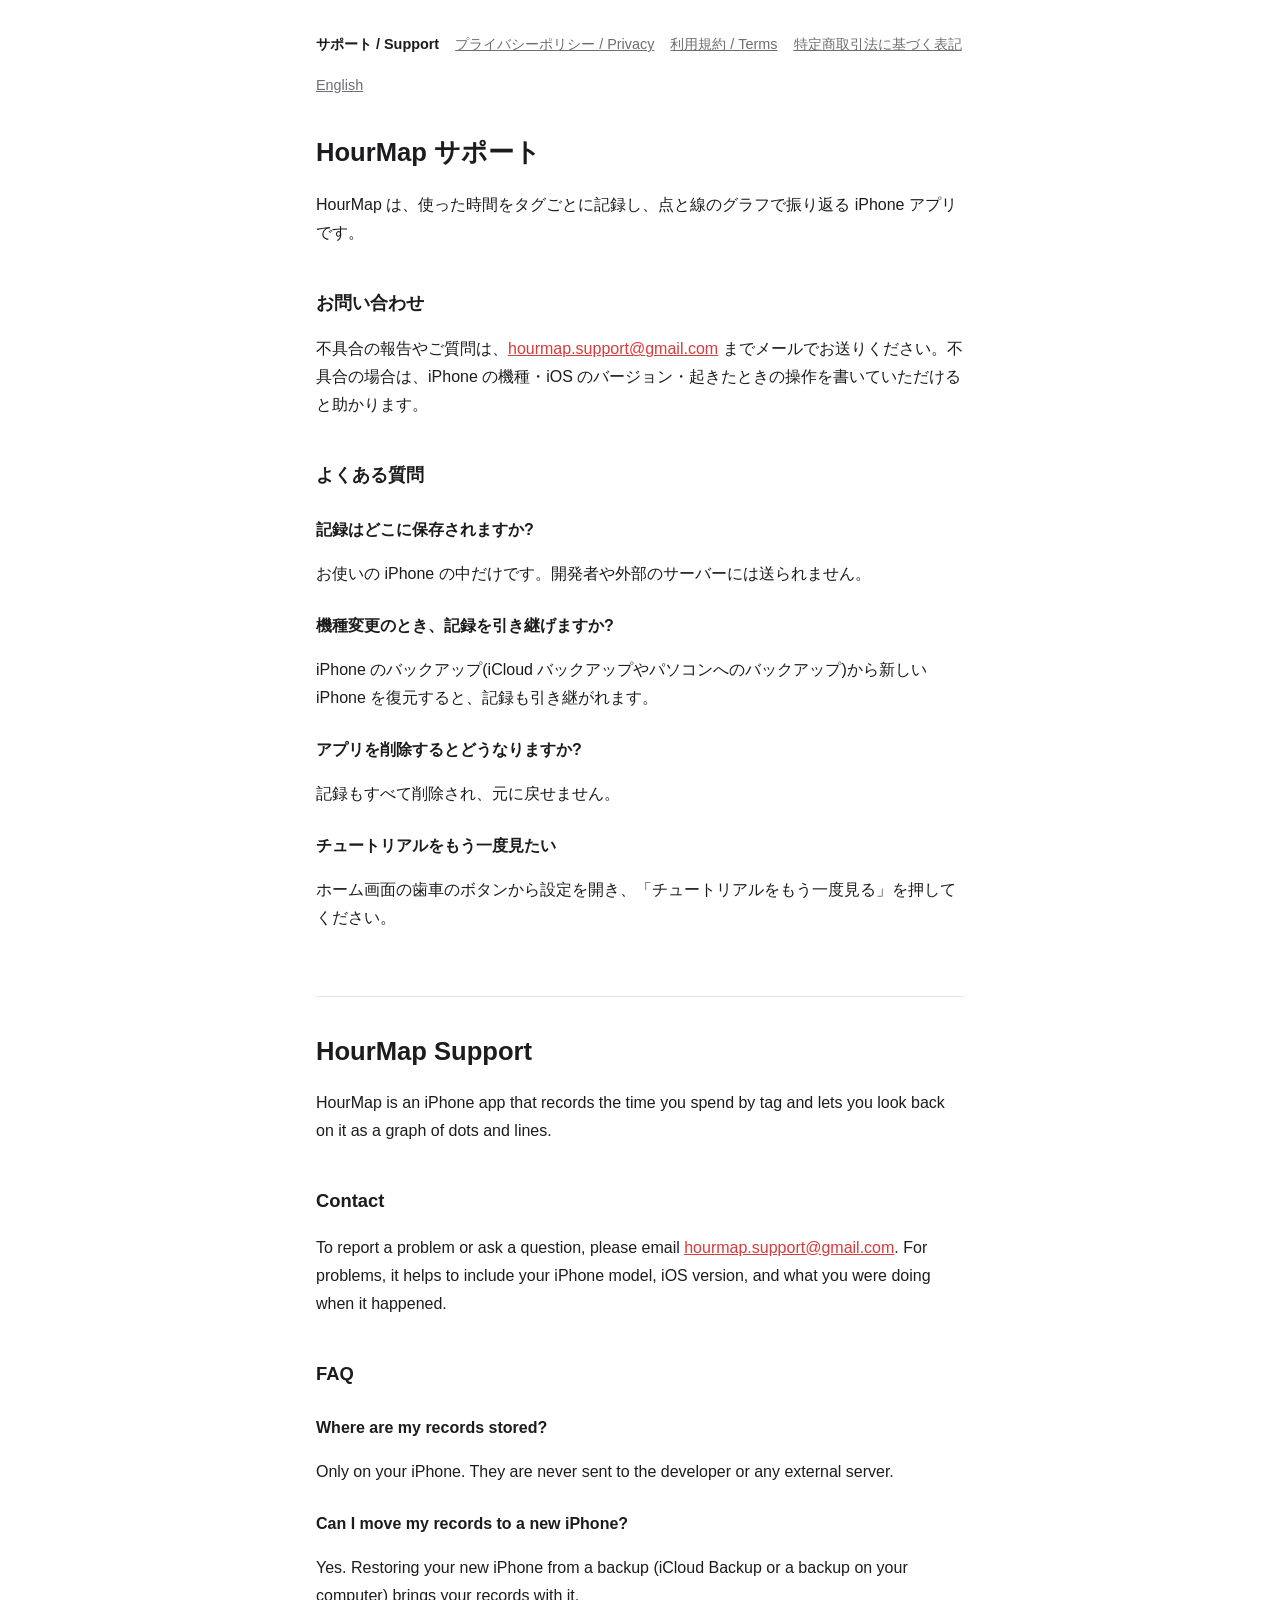
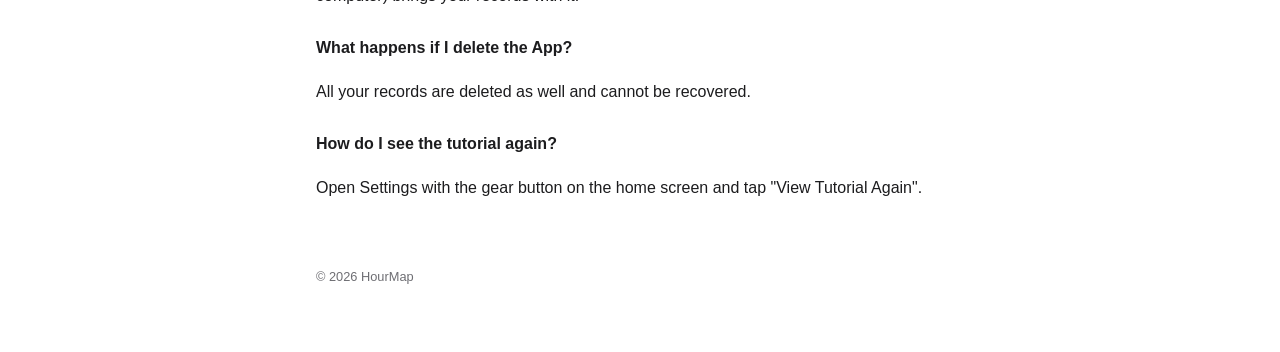
<file: index.html>
<!doctype html>
<html lang="ja">
<head>
  <meta charset="utf-8">
  <meta name="viewport" content="width=device-width, initial-scale=1">
  <title>HourMap サポート</title>
  <link rel="stylesheet" href="style.css">
</head>
<body>
<main>
  <nav>
    <a href="index.html" aria-current="page">サポート / Support</a>
    <a href="privacy.html">プライバシーポリシー / Privacy</a>
    <a href="terms.html">利用規約 / Terms</a>
    <a href="legal.html">特定商取引法に基づく表記</a>
  </nav>
  <p class="lang"><a href="#en">English</a></p>

  <section lang="ja">
    <h1>HourMap サポート</h1>
    <p>HourMap は、使った時間をタグごとに記録し、点と線のグラフで振り返る iPhone アプリです。</p>

    <h2>お問い合わせ</h2>
    <p>不具合の報告やご質問は、<a href="mailto:hourmap.support@gmail.com">hourmap.support@gmail.com</a> までメールでお送りください。不具合の場合は、iPhone の機種・iOS のバージョン・起きたときの操作を書いていただけると助かります。</p>

    <h2>よくある質問</h2>
    <h3>記録はどこに保存されますか?</h3>
    <p>お使いの iPhone の中だけです。開発者や外部のサーバーには送られません。</p>

    <h3>機種変更のとき、記録を引き継げますか?</h3>
    <p>iPhone のバックアップ(iCloud バックアップやパソコンへのバックアップ)から新しい iPhone を復元すると、記録も引き継がれます。</p>

    <h3>アプリを削除するとどうなりますか?</h3>
    <p>記録もすべて削除され、元に戻せません。</p>

    <h3>チュートリアルをもう一度見たい</h3>
    <p>ホーム画面の歯車のボタンから設定を開き、「チュートリアルをもう一度見る」を押してください。</p>
  </section>

  <section lang="en" class="en" id="en">
    <h1>HourMap Support</h1>
    <p>HourMap is an iPhone app that records the time you spend by tag and lets you look back on it as a graph of dots and lines.</p>

    <h2>Contact</h2>
    <p>To report a problem or ask a question, please email <a href="mailto:hourmap.support@gmail.com">hourmap.support@gmail.com</a>. For problems, it helps to include your iPhone model, iOS version, and what you were doing when it happened.</p>

    <h2>FAQ</h2>
    <h3>Where are my records stored?</h3>
    <p>Only on your iPhone. They are never sent to the developer or any external server.</p>

    <h3>Can I move my records to a new iPhone?</h3>
    <p>Yes. Restoring your new iPhone from a backup (iCloud Backup or a backup on your computer) brings your records with it.</p>

    <h3>What happens if I delete the App?</h3>
    <p>All your records are deleted as well and cannot be recovered.</p>

    <h3>How do I see the tutorial again?</h3>
    <p>Open Settings with the gear button on the home screen and tap "View Tutorial Again".</p>
  </section>

  <footer>© 2026 HourMap</footer>
</main>
</body>
</html>
</file>
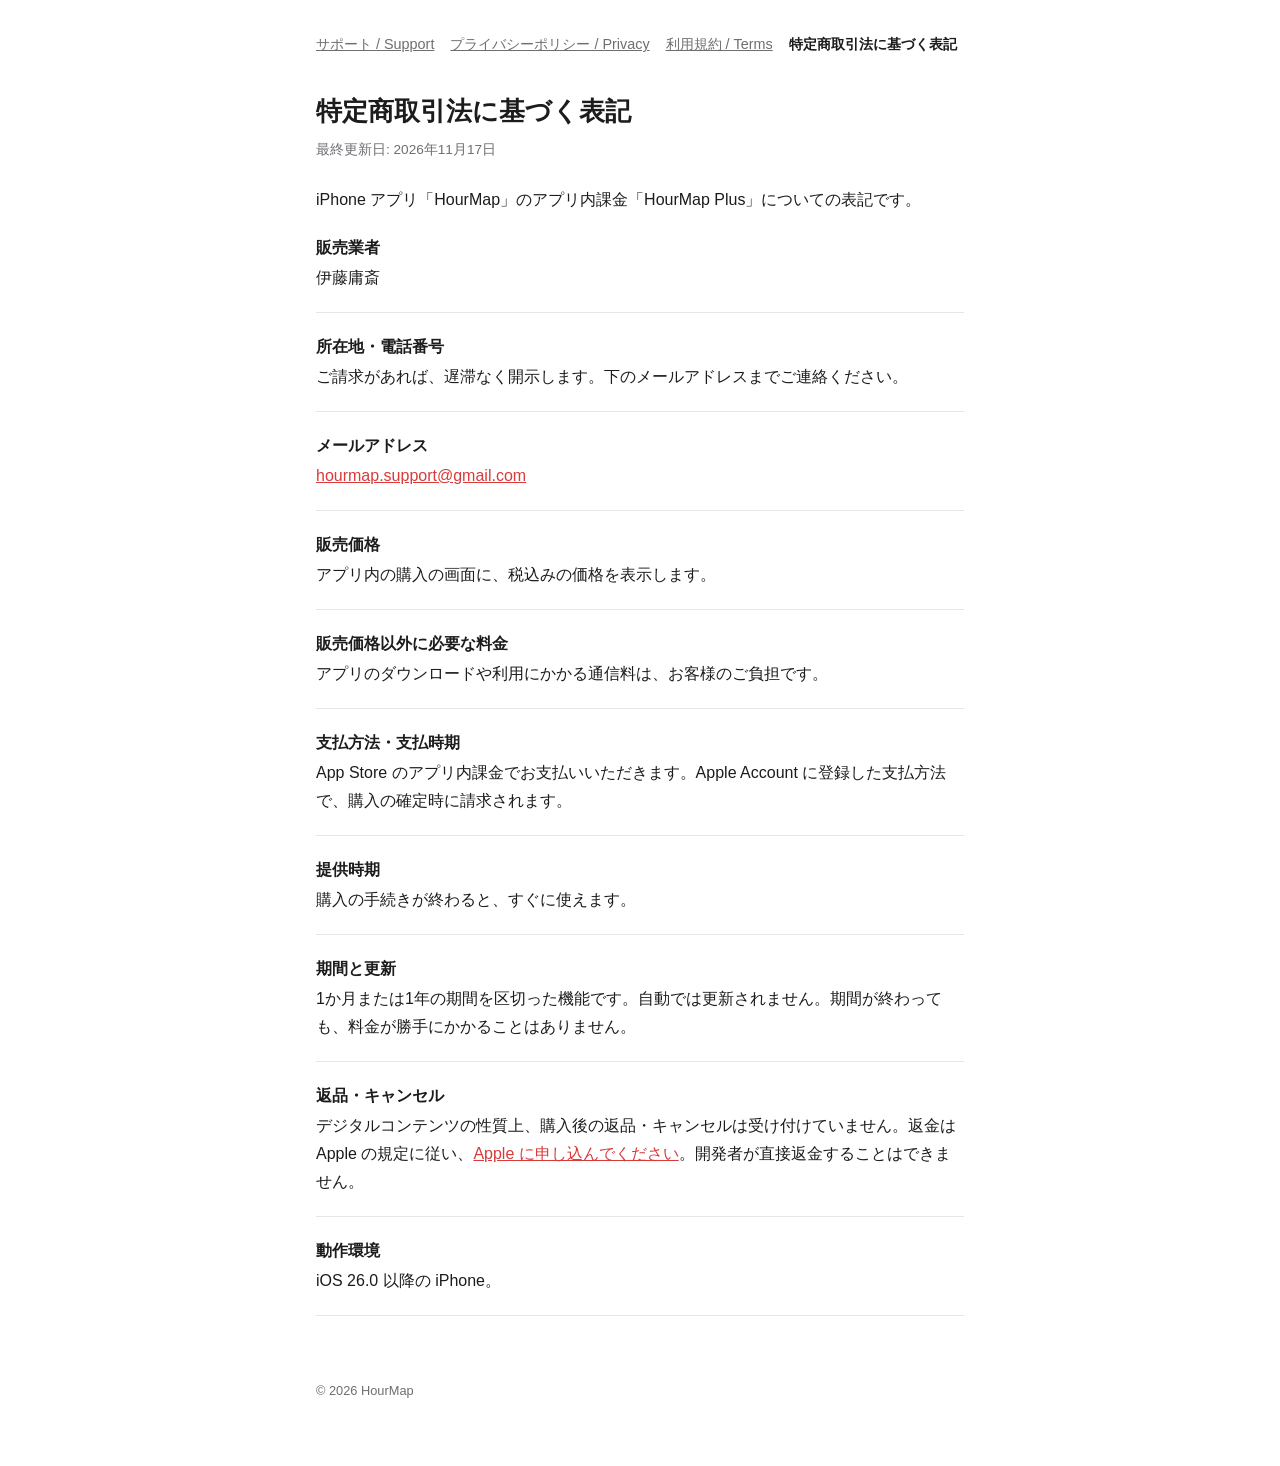
<file: legal.html>
<!doctype html>
<html lang="ja">
<head>
  <meta charset="utf-8">
  <meta name="viewport" content="width=device-width, initial-scale=1">
  <title>特定商取引法に基づく表記 | HourMap</title>
  <link rel="stylesheet" href="style.css">
</head>
<body>
<main>
  <nav>
    <a href="index.html">サポート / Support</a>
    <a href="privacy.html">プライバシーポリシー / Privacy</a>
    <a href="terms.html">利用規約 / Terms</a>
    <a href="legal.html" aria-current="page">特定商取引法に基づく表記</a>
  </nav>

  <section lang="ja">
    <h1>特定商取引法に基づく表記</h1>
    <p class="updated">最終更新日: 2026年11月17日</p>

    <p>iPhone アプリ「HourMap」のアプリ内課金「HourMap Plus」についての表記です。</p>

    <dl class="facts">
      <dt>販売業者</dt>
      <dd>伊藤庸斎</dd>

      <dt>所在地・電話番号</dt>
      <dd>ご請求があれば、遅滞なく開示します。下のメールアドレスまでご連絡ください。</dd>

      <dt>メールアドレス</dt>
      <dd><a href="mailto:hourmap.support@gmail.com">hourmap.support@gmail.com</a></dd>

      <dt>販売価格</dt>
      <dd>アプリ内の購入の画面に、税込みの価格を表示します。</dd>

      <dt>販売価格以外に必要な料金</dt>
      <dd>アプリのダウンロードや利用にかかる通信料は、お客様のご負担です。</dd>

      <dt>支払方法・支払時期</dt>
      <dd>App Store のアプリ内課金でお支払いいただきます。Apple Account に登録した支払方法で、購入の確定時に請求されます。</dd>

      <dt>提供時期</dt>
      <dd>購入の手続きが終わると、すぐに使えます。</dd>

      <dt>期間と更新</dt>
      <dd>1か月または1年の期間を区切った機能です。自動では更新されません。期間が終わっても、料金が勝手にかかることはありません。</dd>

      <dt>返品・キャンセル</dt>
      <dd>デジタルコンテンツの性質上、購入後の返品・キャンセルは受け付けていません。返金は Apple の規定に従い、<a href="https://reportaproblem.apple.com/">Apple に申し込んでください</a>。開発者が直接返金することはできません。</dd>

      <dt>動作環境</dt>
      <dd>iOS 26.0 以降の iPhone。</dd>
    </dl>
  </section>

  <footer>© 2026 HourMap</footer>
</main>
</body>
</html>
</file>
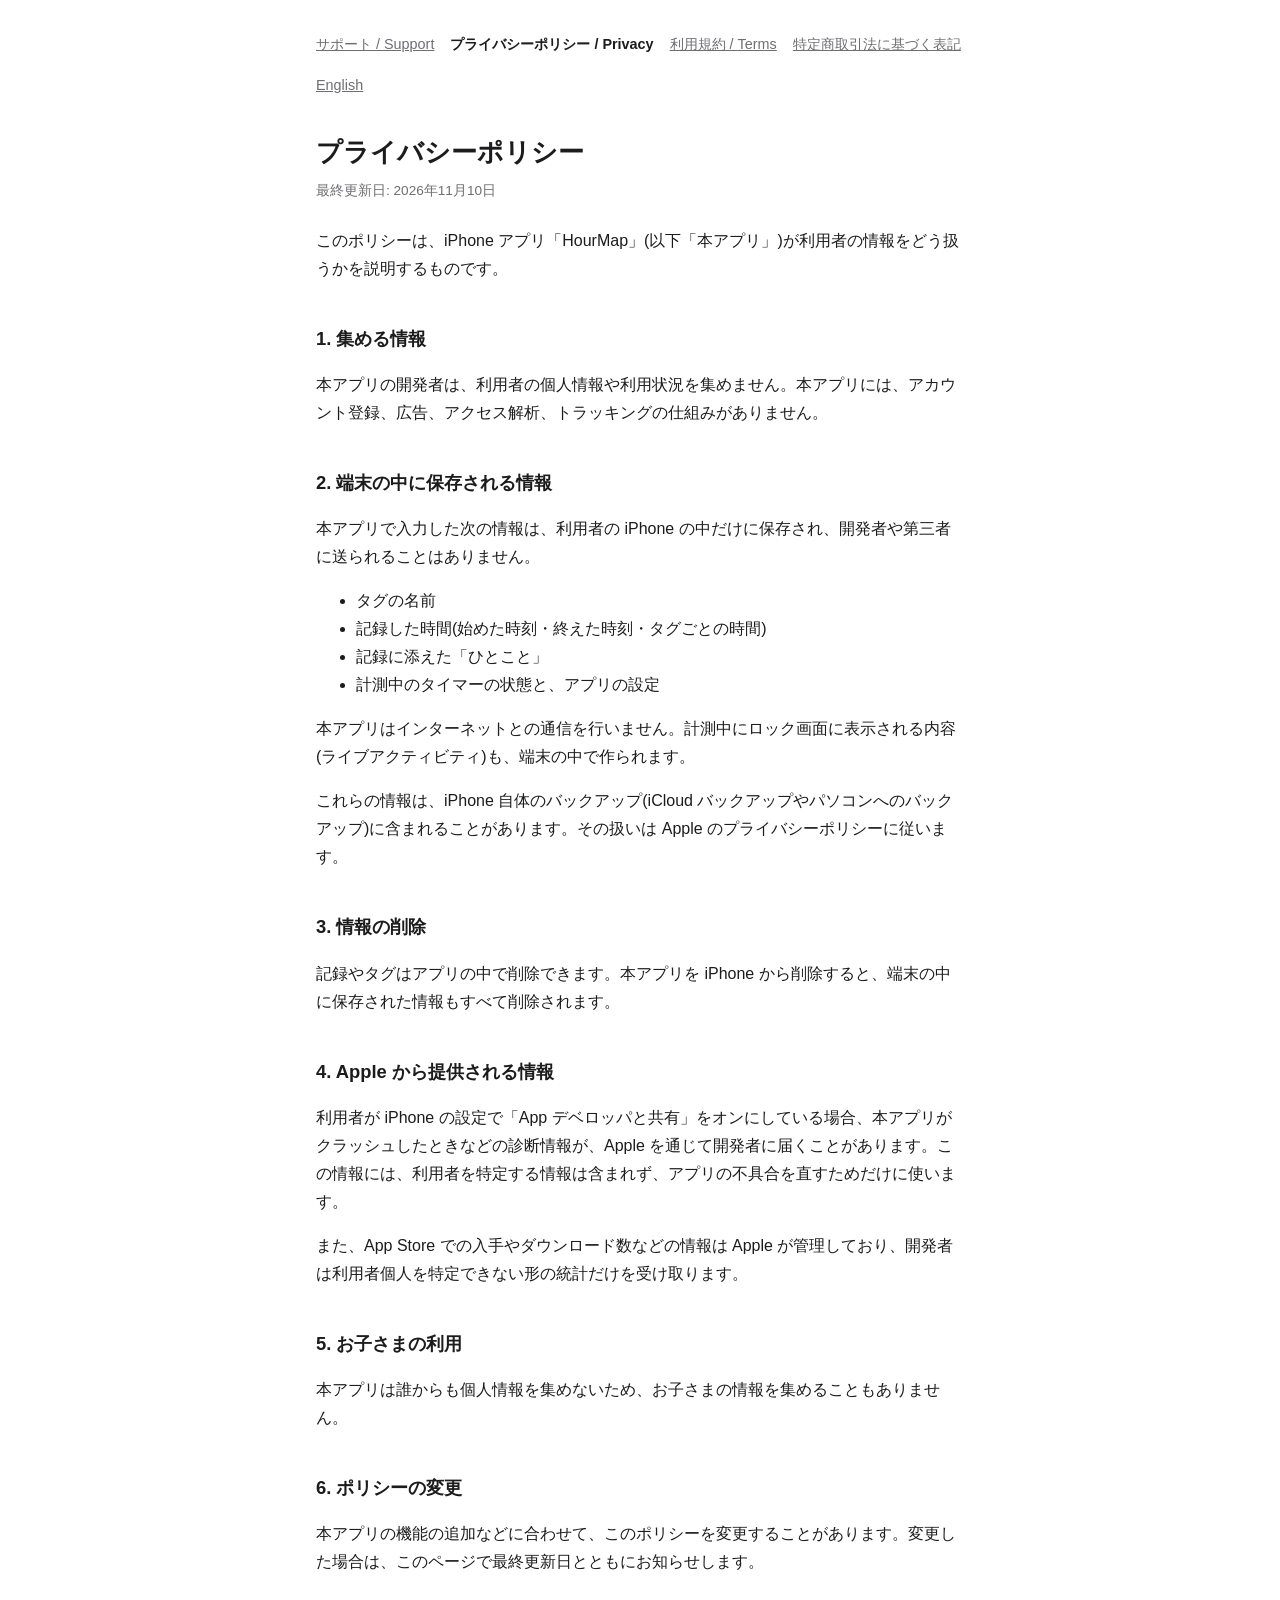
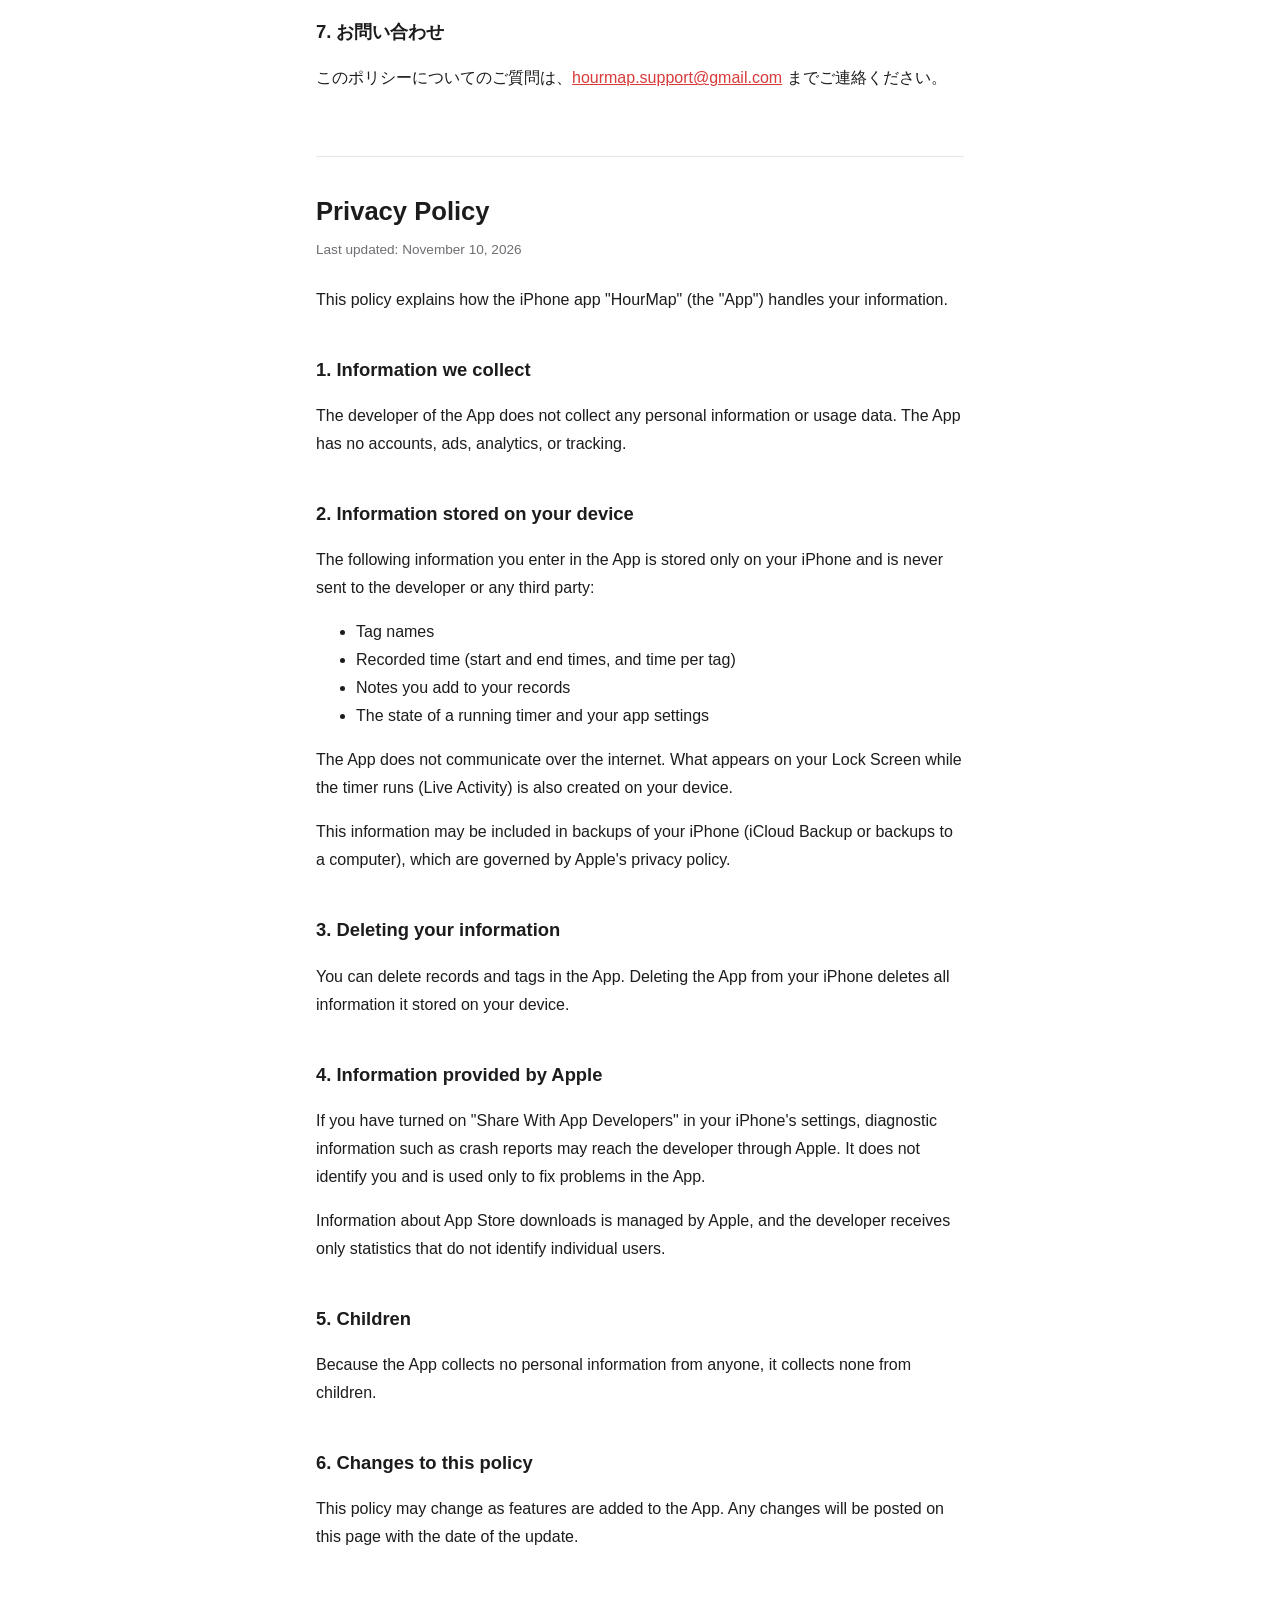
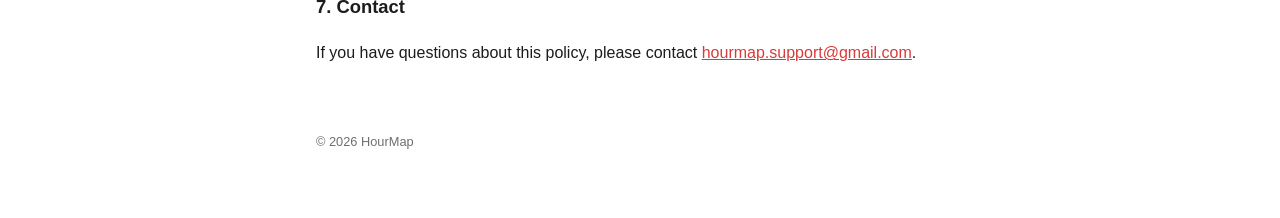
<file: privacy.html>
<!doctype html>
<html lang="ja">
<head>
  <meta charset="utf-8">
  <meta name="viewport" content="width=device-width, initial-scale=1">
  <title>プライバシーポリシー | HourMap</title>
  <link rel="stylesheet" href="style.css">
</head>
<body>
<main>
  <nav>
    <a href="index.html">サポート / Support</a>
    <a href="privacy.html" aria-current="page">プライバシーポリシー / Privacy</a>
    <a href="terms.html">利用規約 / Terms</a>
    <a href="legal.html">特定商取引法に基づく表記</a>
  </nav>
  <p class="lang"><a href="#en">English</a></p>

  <section lang="ja">
    <h1>プライバシーポリシー</h1>
    <p class="updated">最終更新日: 2026年11月10日</p>

    <p>このポリシーは、iPhone アプリ「HourMap」(以下「本アプリ」)が利用者の情報をどう扱うかを説明するものです。</p>

    <h2>1. 集める情報</h2>
    <p>本アプリの開発者は、利用者の個人情報や利用状況を集めません。本アプリには、アカウント登録、広告、アクセス解析、トラッキングの仕組みがありません。</p>

    <h2>2. 端末の中に保存される情報</h2>
    <p>本アプリで入力した次の情報は、利用者の iPhone の中だけに保存され、開発者や第三者に送られることはありません。</p>
    <ul>
      <li>タグの名前</li>
      <li>記録した時間(始めた時刻・終えた時刻・タグごとの時間)</li>
      <li>記録に添えた「ひとこと」</li>
      <li>計測中のタイマーの状態と、アプリの設定</li>
    </ul>
    <p>本アプリはインターネットとの通信を行いません。計測中にロック画面に表示される内容(ライブアクティビティ)も、端末の中で作られます。</p>
    <p>これらの情報は、iPhone 自体のバックアップ(iCloud バックアップやパソコンへのバックアップ)に含まれることがあります。その扱いは Apple のプライバシーポリシーに従います。</p>

    <h2>3. 情報の削除</h2>
    <p>記録やタグはアプリの中で削除できます。本アプリを iPhone から削除すると、端末の中に保存された情報もすべて削除されます。</p>

    <h2>4. Apple から提供される情報</h2>
    <p>利用者が iPhone の設定で「App デベロッパと共有」をオンにしている場合、本アプリがクラッシュしたときなどの診断情報が、Apple を通じて開発者に届くことがあります。この情報には、利用者を特定する情報は含まれず、アプリの不具合を直すためだけに使います。</p>
    <p>また、App Store での入手やダウンロード数などの情報は Apple が管理しており、開発者は利用者個人を特定できない形の統計だけを受け取ります。</p>

    <h2>5. お子さまの利用</h2>
    <p>本アプリは誰からも個人情報を集めないため、お子さまの情報を集めることもありません。</p>

    <h2>6. ポリシーの変更</h2>
    <p>本アプリの機能の追加などに合わせて、このポリシーを変更することがあります。変更した場合は、このページで最終更新日とともにお知らせします。</p>

    <h2>7. お問い合わせ</h2>
    <p>このポリシーについてのご質問は、<a href="mailto:hourmap.support@gmail.com">hourmap.support@gmail.com</a> までご連絡ください。</p>
  </section>

  <section lang="en" class="en" id="en">
    <h1>Privacy Policy</h1>
    <p class="updated">Last updated: November 10, 2026</p>

    <p>This policy explains how the iPhone app "HourMap" (the "App") handles your information.</p>

    <h2>1. Information we collect</h2>
    <p>The developer of the App does not collect any personal information or usage data. The App has no accounts, ads, analytics, or tracking.</p>

    <h2>2. Information stored on your device</h2>
    <p>The following information you enter in the App is stored only on your iPhone and is never sent to the developer or any third party:</p>
    <ul>
      <li>Tag names</li>
      <li>Recorded time (start and end times, and time per tag)</li>
      <li>Notes you add to your records</li>
      <li>The state of a running timer and your app settings</li>
    </ul>
    <p>The App does not communicate over the internet. What appears on your Lock Screen while the timer runs (Live Activity) is also created on your device.</p>
    <p>This information may be included in backups of your iPhone (iCloud Backup or backups to a computer), which are governed by Apple's privacy policy.</p>

    <h2>3. Deleting your information</h2>
    <p>You can delete records and tags in the App. Deleting the App from your iPhone deletes all information it stored on your device.</p>

    <h2>4. Information provided by Apple</h2>
    <p>If you have turned on "Share With App Developers" in your iPhone's settings, diagnostic information such as crash reports may reach the developer through Apple. It does not identify you and is used only to fix problems in the App.</p>
    <p>Information about App Store downloads is managed by Apple, and the developer receives only statistics that do not identify individual users.</p>

    <h2>5. Children</h2>
    <p>Because the App collects no personal information from anyone, it collects none from children.</p>

    <h2>6. Changes to this policy</h2>
    <p>This policy may change as features are added to the App. Any changes will be posted on this page with the date of the update.</p>

    <h2>7. Contact</h2>
    <p>If you have questions about this policy, please contact <a href="mailto:hourmap.support@gmail.com">hourmap.support@gmail.com</a>.</p>
  </section>

  <footer>© 2026 HourMap</footer>
</main>
</body>
</html>
</file>
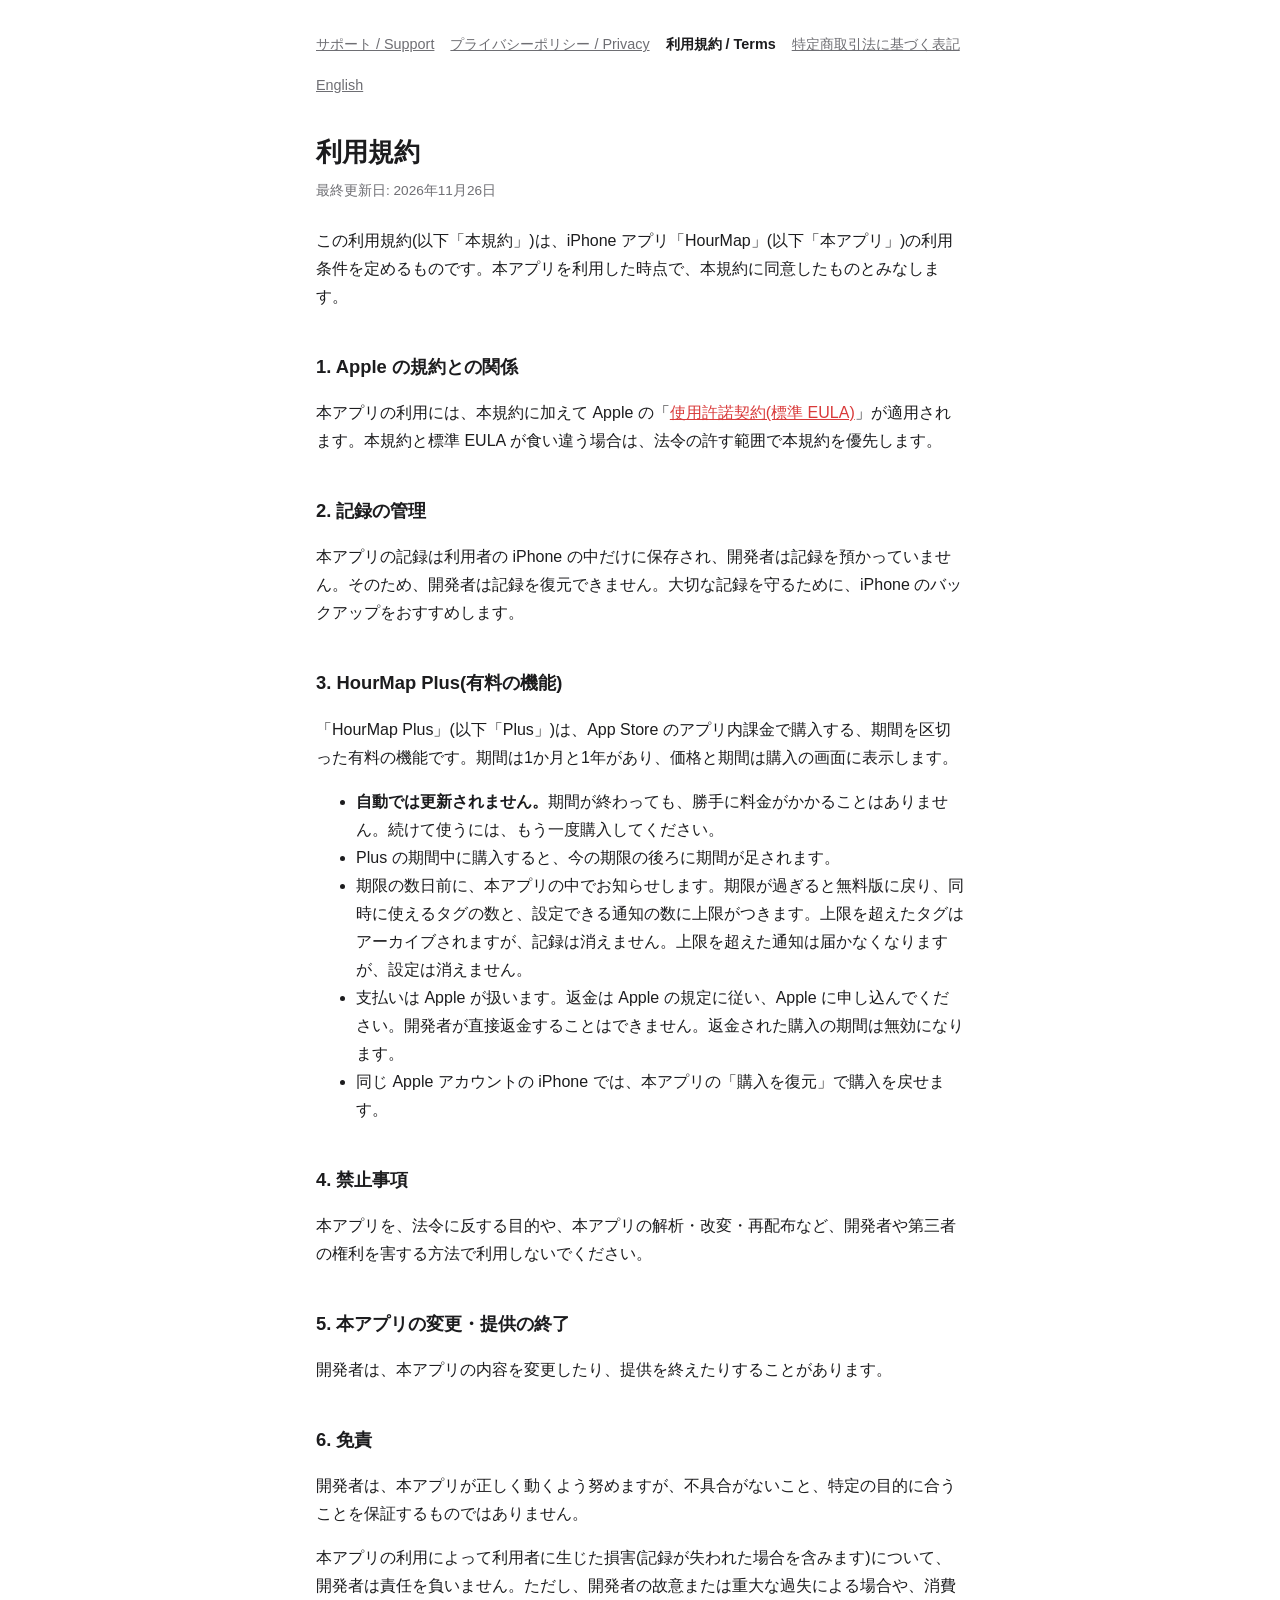
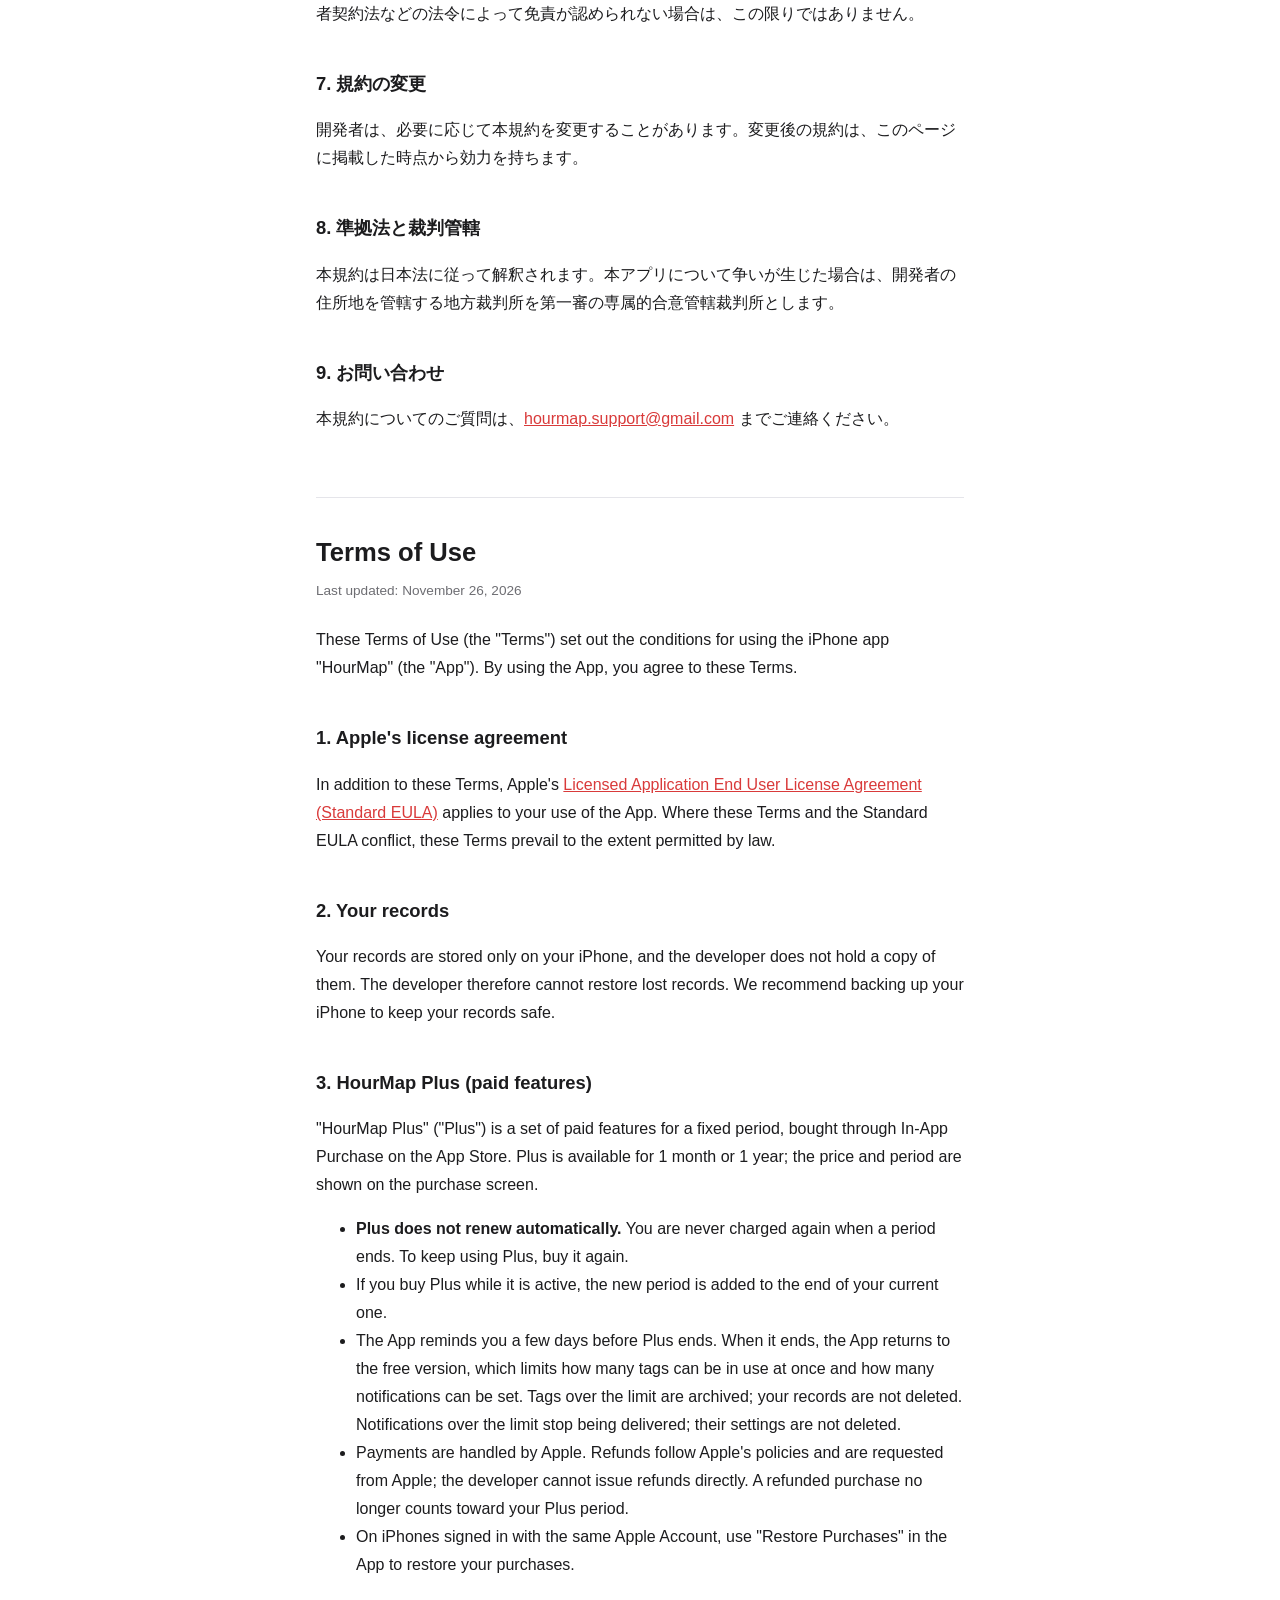
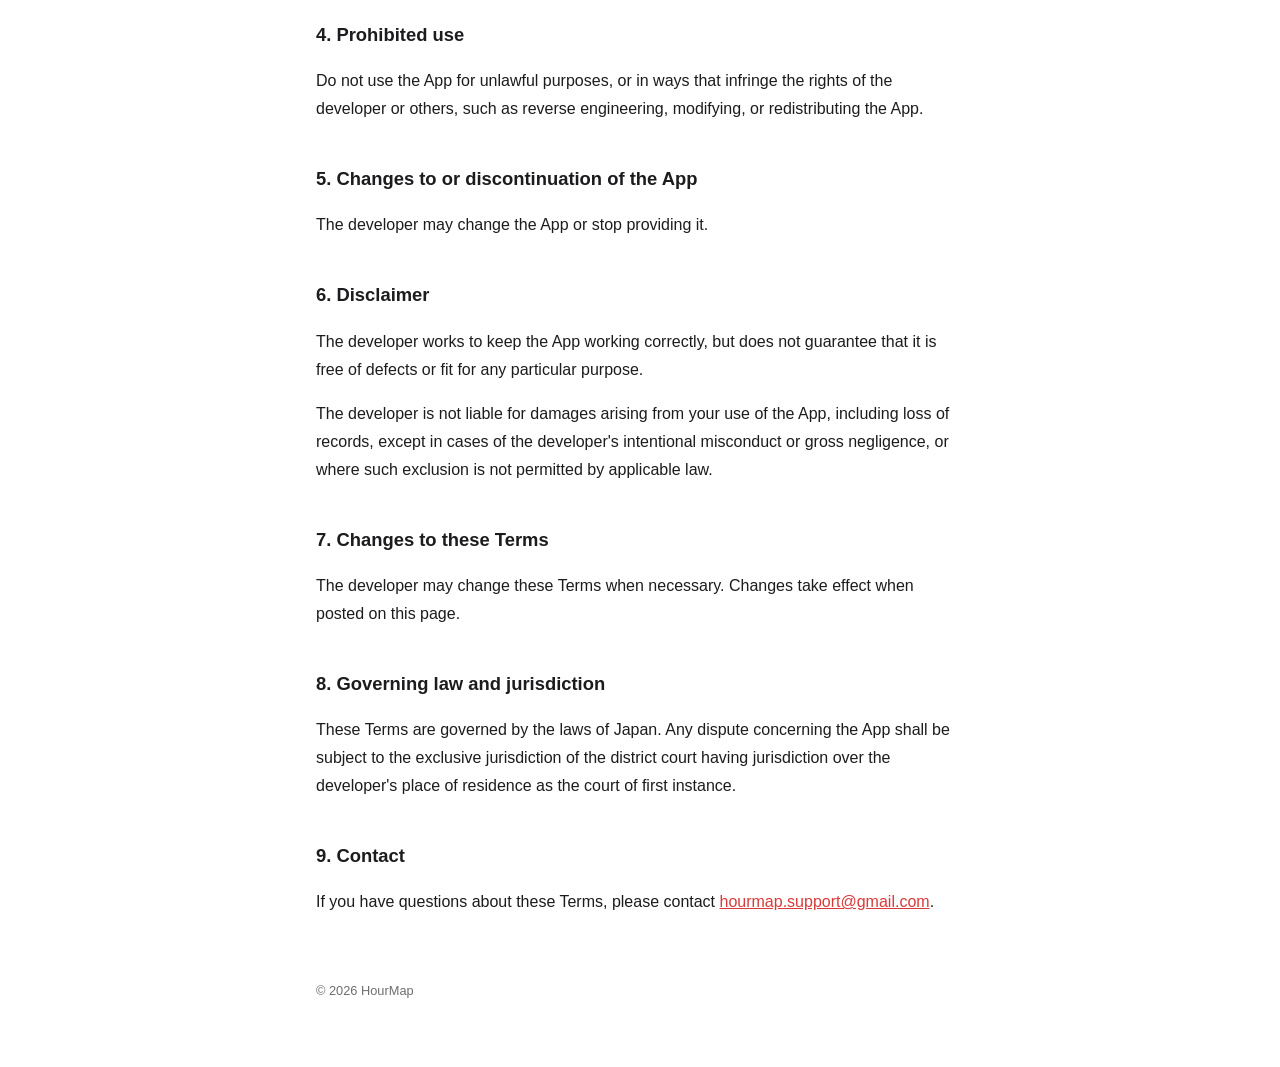
<file: terms.html>
<!doctype html>
<html lang="ja">
<head>
  <meta charset="utf-8">
  <meta name="viewport" content="width=device-width, initial-scale=1">
  <title>利用規約 | HourMap</title>
  <link rel="stylesheet" href="style.css">
</head>
<body>
<main>
  <nav>
    <a href="index.html">サポート / Support</a>
    <a href="privacy.html">プライバシーポリシー / Privacy</a>
    <a href="terms.html" aria-current="page">利用規約 / Terms</a>
    <a href="legal.html">特定商取引法に基づく表記</a>
  </nav>
  <p class="lang"><a href="#en">English</a></p>

  <section lang="ja">
    <h1>利用規約</h1>
    <p class="updated">最終更新日: 2026年11月26日</p>

    <p>この利用規約(以下「本規約」)は、iPhone アプリ「HourMap」(以下「本アプリ」)の利用条件を定めるものです。本アプリを利用した時点で、本規約に同意したものとみなします。</p>

    <h2>1. Apple の規約との関係</h2>
    <p>本アプリの利用には、本規約に加えて Apple の「<a href="https://www.apple.com/legal/internet-services/itunes/dev/stdeula/">使用許諾契約(標準 EULA)</a>」が適用されます。本規約と標準 EULA が食い違う場合は、法令の許す範囲で本規約を優先します。</p>

    <h2>2. 記録の管理</h2>
    <p>本アプリの記録は利用者の iPhone の中だけに保存され、開発者は記録を預かっていません。そのため、開発者は記録を復元できません。大切な記録を守るために、iPhone のバックアップをおすすめします。</p>

    <h2>3. HourMap Plus(有料の機能)</h2>
    <p>「HourMap Plus」(以下「Plus」)は、App Store のアプリ内課金で購入する、期間を区切った有料の機能です。期間は1か月と1年があり、価格と期間は購入の画面に表示します。</p>
    <ul>
      <li><strong>自動では更新されません。</strong>期間が終わっても、勝手に料金がかかることはありません。続けて使うには、もう一度購入してください。</li>
      <li>Plus の期間中に購入すると、今の期限の後ろに期間が足されます。</li>
      <li>期限の数日前に、本アプリの中でお知らせします。期限が過ぎると無料版に戻り、同時に使えるタグの数と、設定できる通知の数に上限がつきます。上限を超えたタグはアーカイブされますが、記録は消えません。上限を超えた通知は届かなくなりますが、設定は消えません。</li>
      <li>支払いは Apple が扱います。返金は Apple の規定に従い、Apple に申し込んでください。開発者が直接返金することはできません。返金された購入の期間は無効になります。</li>
      <li>同じ Apple アカウントの iPhone では、本アプリの「購入を復元」で購入を戻せます。</li>
    </ul>

    <h2>4. 禁止事項</h2>
    <p>本アプリを、法令に反する目的や、本アプリの解析・改変・再配布など、開発者や第三者の権利を害する方法で利用しないでください。</p>

    <h2>5. 本アプリの変更・提供の終了</h2>
    <p>開発者は、本アプリの内容を変更したり、提供を終えたりすることがあります。</p>

    <h2>6. 免責</h2>
    <p>開発者は、本アプリが正しく動くよう努めますが、不具合がないこと、特定の目的に合うことを保証するものではありません。</p>
    <p>本アプリの利用によって利用者に生じた損害(記録が失われた場合を含みます)について、開発者は責任を負いません。ただし、開発者の故意または重大な過失による場合や、消費者契約法などの法令によって免責が認められない場合は、この限りではありません。</p>

    <h2>7. 規約の変更</h2>
    <p>開発者は、必要に応じて本規約を変更することがあります。変更後の規約は、このページに掲載した時点から効力を持ちます。</p>

    <h2>8. 準拠法と裁判管轄</h2>
    <p>本規約は日本法に従って解釈されます。本アプリについて争いが生じた場合は、開発者の住所地を管轄する地方裁判所を第一審の専属的合意管轄裁判所とします。</p>

    <h2>9. お問い合わせ</h2>
    <p>本規約についてのご質問は、<a href="mailto:hourmap.support@gmail.com">hourmap.support@gmail.com</a> までご連絡ください。</p>
  </section>

  <section lang="en" class="en" id="en">
    <h1>Terms of Use</h1>
    <p class="updated">Last updated: November 26, 2026</p>

    <p>These Terms of Use (the "Terms") set out the conditions for using the iPhone app "HourMap" (the "App"). By using the App, you agree to these Terms.</p>

    <h2>1. Apple's license agreement</h2>
    <p>In addition to these Terms, Apple's <a href="https://www.apple.com/legal/internet-services/itunes/dev/stdeula/">Licensed Application End User License Agreement (Standard EULA)</a> applies to your use of the App. Where these Terms and the Standard EULA conflict, these Terms prevail to the extent permitted by law.</p>

    <h2>2. Your records</h2>
    <p>Your records are stored only on your iPhone, and the developer does not hold a copy of them. The developer therefore cannot restore lost records. We recommend backing up your iPhone to keep your records safe.</p>

    <h2>3. HourMap Plus (paid features)</h2>
    <p>"HourMap Plus" ("Plus") is a set of paid features for a fixed period, bought through In-App Purchase on the App Store. Plus is available for 1 month or 1 year; the price and period are shown on the purchase screen.</p>
    <ul>
      <li><strong>Plus does not renew automatically.</strong> You are never charged again when a period ends. To keep using Plus, buy it again.</li>
      <li>If you buy Plus while it is active, the new period is added to the end of your current one.</li>
      <li>The App reminds you a few days before Plus ends. When it ends, the App returns to the free version, which limits how many tags can be in use at once and how many notifications can be set. Tags over the limit are archived; your records are not deleted. Notifications over the limit stop being delivered; their settings are not deleted.</li>
      <li>Payments are handled by Apple. Refunds follow Apple's policies and are requested from Apple; the developer cannot issue refunds directly. A refunded purchase no longer counts toward your Plus period.</li>
      <li>On iPhones signed in with the same Apple Account, use "Restore Purchases" in the App to restore your purchases.</li>
    </ul>

    <h2>4. Prohibited use</h2>
    <p>Do not use the App for unlawful purposes, or in ways that infringe the rights of the developer or others, such as reverse engineering, modifying, or redistributing the App.</p>

    <h2>5. Changes to or discontinuation of the App</h2>
    <p>The developer may change the App or stop providing it.</p>

    <h2>6. Disclaimer</h2>
    <p>The developer works to keep the App working correctly, but does not guarantee that it is free of defects or fit for any particular purpose.</p>
    <p>The developer is not liable for damages arising from your use of the App, including loss of records, except in cases of the developer's intentional misconduct or gross negligence, or where such exclusion is not permitted by applicable law.</p>

    <h2>7. Changes to these Terms</h2>
    <p>The developer may change these Terms when necessary. Changes take effect when posted on this page.</p>

    <h2>8. Governing law and jurisdiction</h2>
    <p>These Terms are governed by the laws of Japan. Any dispute concerning the App shall be subject to the exclusive jurisdiction of the district court having jurisdiction over the developer's place of residence as the court of first instance.</p>

    <h2>9. Contact</h2>
    <p>If you have questions about these Terms, please contact <a href="mailto:hourmap.support@gmail.com">hourmap.support@gmail.com</a>.</p>
  </section>

  <footer>© 2026 HourMap</footer>
</main>
</body>
</html>
</file>
<file: style.css>
:root {
  --bg: #ffffff;
  --text: #1c1c1e;
  --muted: #6e6e73;
  --line: #e5e5ea;
  --accent: #d93a3a;
}

@media (prefers-color-scheme: dark) {
  :root {
    --bg: #000000;
    --text: #f2f2f7;
    --muted: #98989d;
    --line: #2c2c2e;
    --accent: #ff6b6b;
  }
}

* { box-sizing: border-box; }

body {
  margin: 0;
  background: var(--bg);
  color: var(--text);
  font-family: -apple-system, BlinkMacSystemFont, "Hiragino Sans", "Helvetica Neue", sans-serif;
  line-height: 1.75;
  -webkit-text-size-adjust: 100%;
}

main {
  max-width: 680px;
  margin: 0 auto;
  padding: 32px 16px 64px;
}

nav {
  display: flex;
  gap: 16px;
  flex-wrap: wrap;
  font-size: 0.9rem;
  margin-bottom: 32px;
}

nav a, .lang a { color: var(--muted); }
nav a[aria-current="page"] { color: var(--text); font-weight: 600; text-decoration: none; }

.lang { font-size: 0.9rem; margin: -16px 0 32px; }

h1 { font-size: 1.6rem; margin: 0 0 4px; }
h2 { font-size: 1.15rem; margin: 40px 0 8px; }
h3 { font-size: 1rem; margin: 24px 0 4px; }

.updated { color: var(--muted); font-size: 0.85rem; margin: 0 0 24px; }

a { color: var(--accent); }

section.en {
  border-top: 1px solid var(--line);
  margin-top: 64px;
  padding-top: 32px;
}

footer {
  color: var(--muted);
  font-size: 0.8rem;
  margin-top: 64px;
}

/* Label/value list on the legal page */
dl.facts { margin: 0; }
dl.facts dt { font-weight: 600; margin-top: 20px; }
dl.facts dd { margin: 2px 0 0; padding-bottom: 20px; border-bottom: 1px solid var(--line); }
</file>
